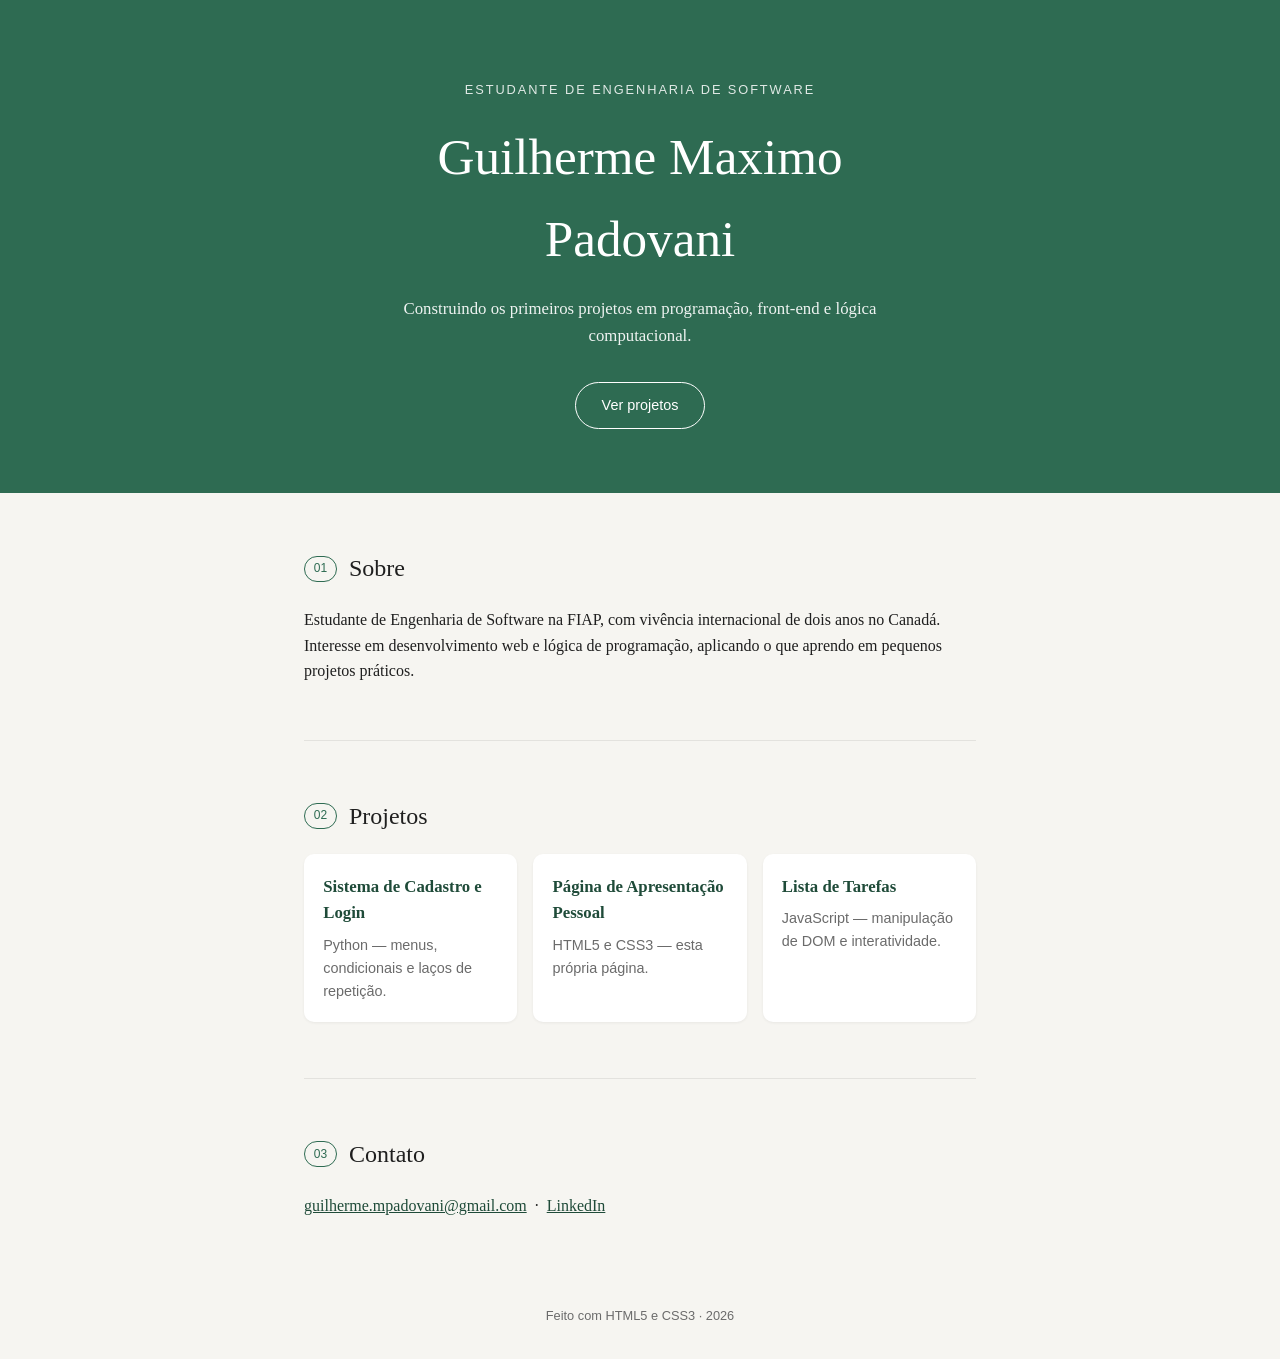
<file: html-css-pagina/index.html>
<!DOCTYPE html>
<html lang="pt-BR">
<head>
<meta charset="UTF-8">
<meta name="viewport" content="width=device-width, initial-scale=1.0">
<title>Guilherme Maximo Padovani — Portfólio</title>
<link rel="stylesheet" href="style.css">
</head>
<body>

  <header class="hero">
    <p class="eyebrow">Estudante de Engenharia de Software</p>
    <h1>Guilherme Maximo<br>Padovani</h1>
    <p class="tagline">Construindo os primeiros projetos em programação, front-end e lógica computacional.</p>
    <a class="cta" href="#projetos">Ver projetos</a>
  </header>

  <main>
    <section id="sobre" class="section">
      <h2><span class="tag">01</span> Sobre</h2>
      <p>
        Estudante de Engenharia de Software na FIAP, com vivência internacional de dois
        anos no Canadá. Interesse em desenvolvimento web e lógica de programação,
        aplicando o que aprendo em pequenos projetos práticos.
      </p>
    </section>

    <section id="projetos" class="section">
      <h2><span class="tag">02</span> Projetos</h2>
      <div class="cards">
        <article class="card">
          <h3>Sistema de Cadastro e Login</h3>
          <p>Python — menus, condicionais e laços de repetição.</p>
        </article>
        <article class="card">
          <h3>Página de Apresentação Pessoal</h3>
          <p>HTML5 e CSS3 — esta própria página.</p>
        </article>
        <article class="card">
          <h3>Lista de Tarefas</h3>
          <p>JavaScript — manipulação de DOM e interatividade.</p>
        </article>
      </div>
    </section>

    <section id="contato" class="section">
      <h2><span class="tag">03</span> Contato</h2>
      <p>
        <a href="mailto:guilherme.mpadovani@gmail.com">guilherme.mpadovani@gmail.com</a>
        &nbsp;·&nbsp;
        <a href="https://linkedin.com/in/guilherme-maximo-padovani-450983314" target="_blank" rel="noopener">LinkedIn</a>
      </p>
    </section>
  </main>

  <footer>
    <p>Feito com HTML5 e CSS3 · 2026</p>
  </footer>

</body>
</html>
</file>
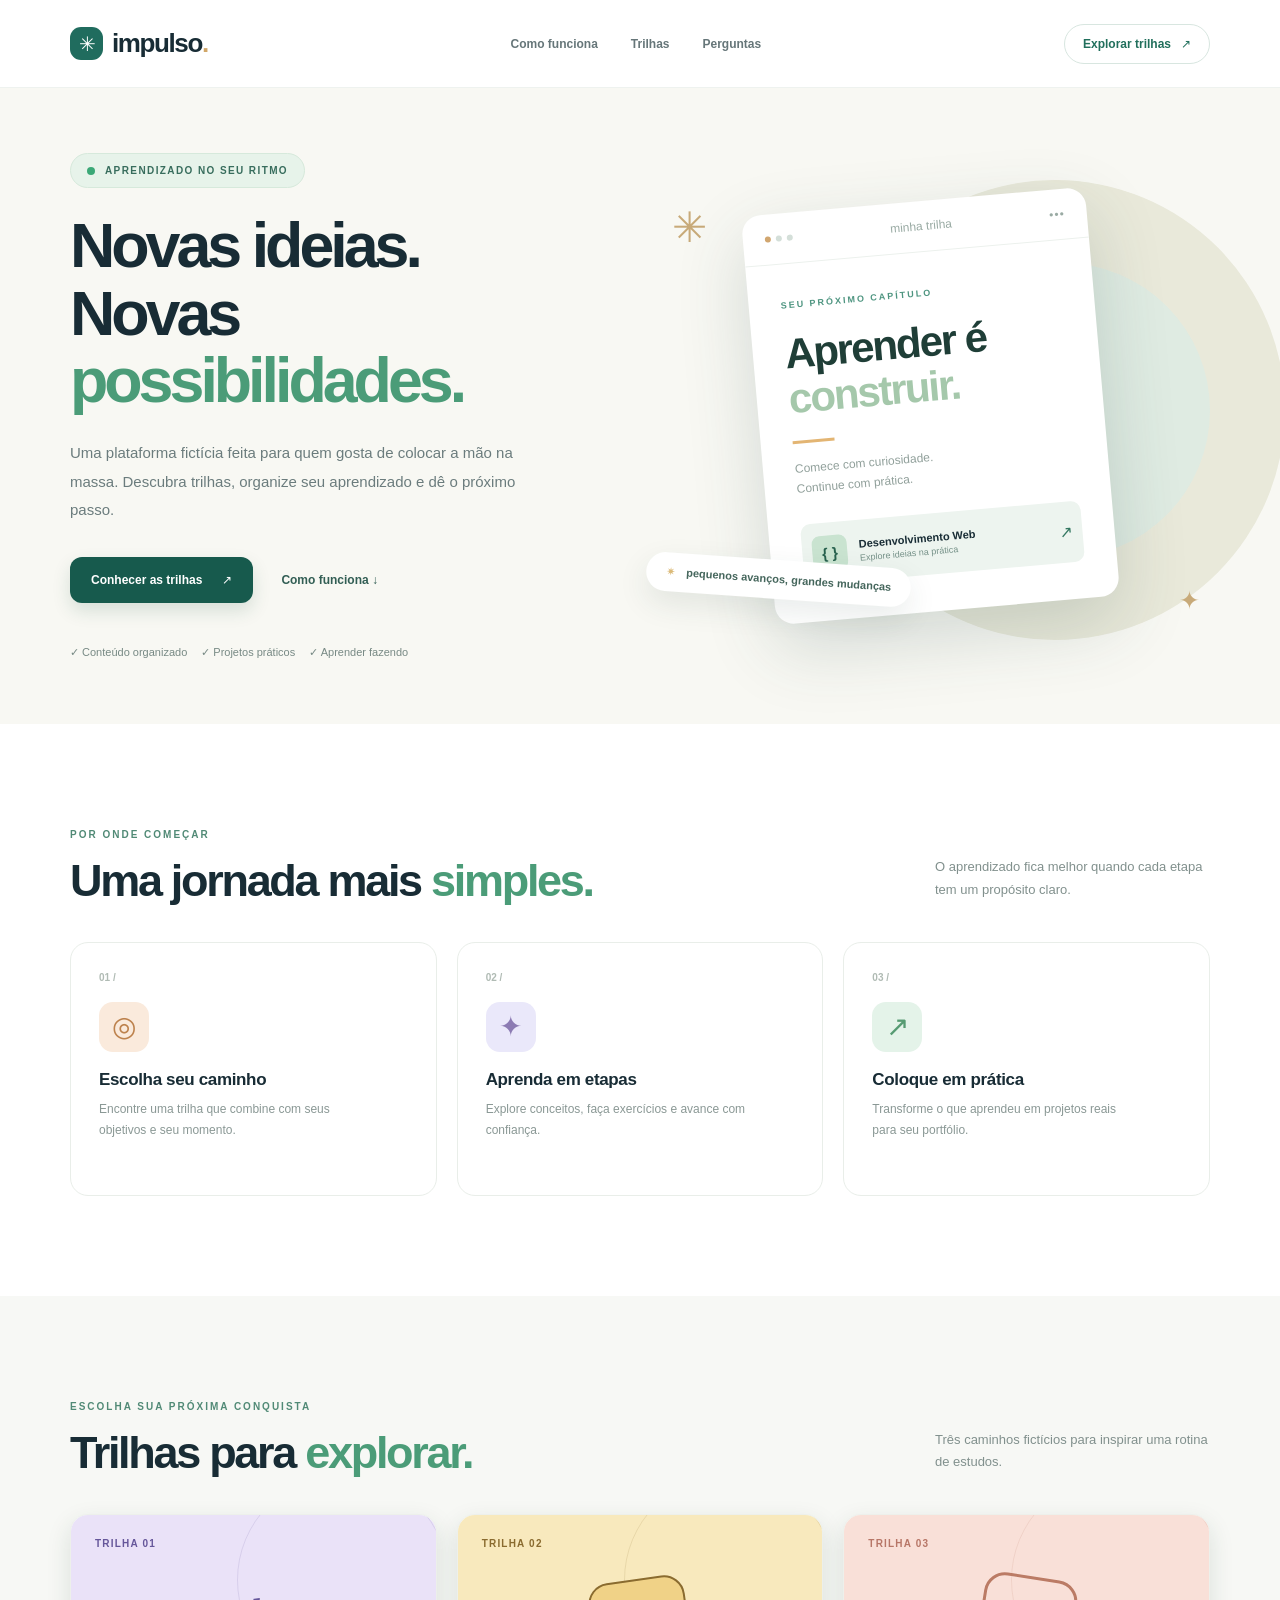
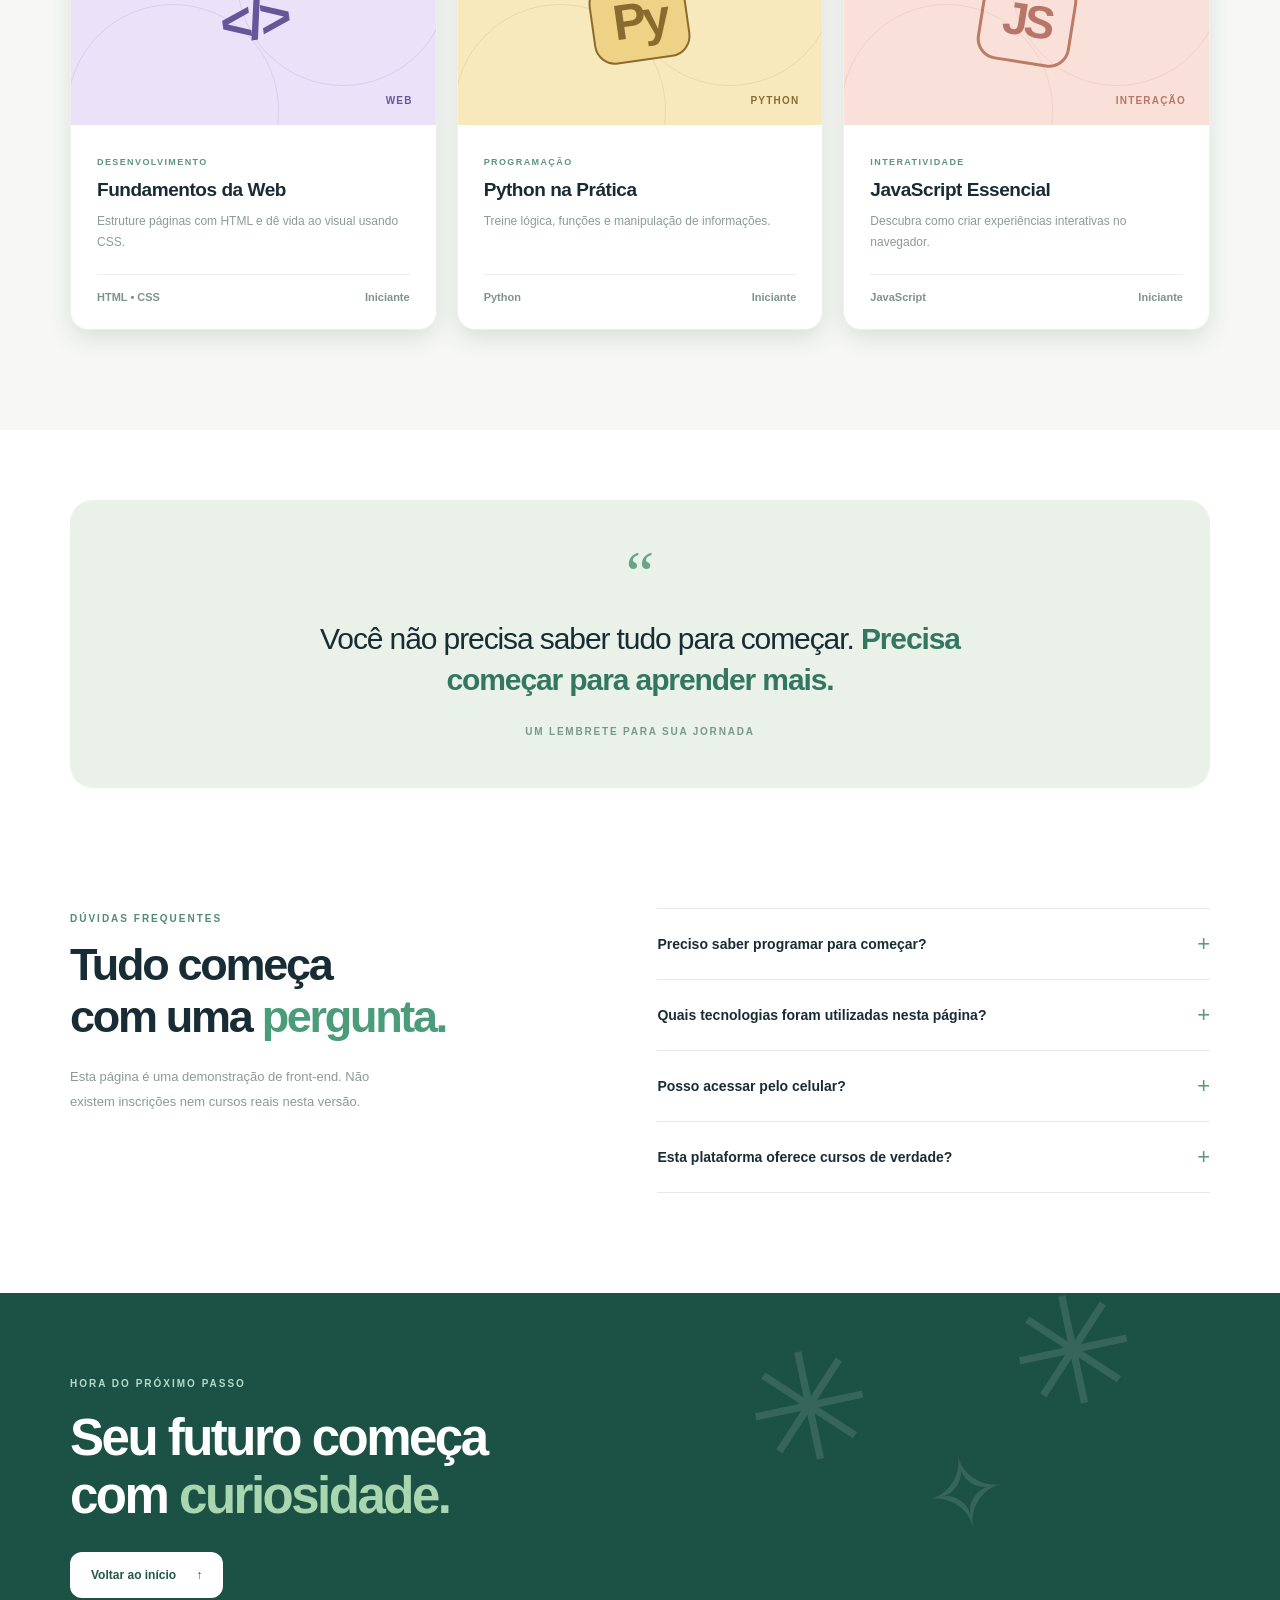
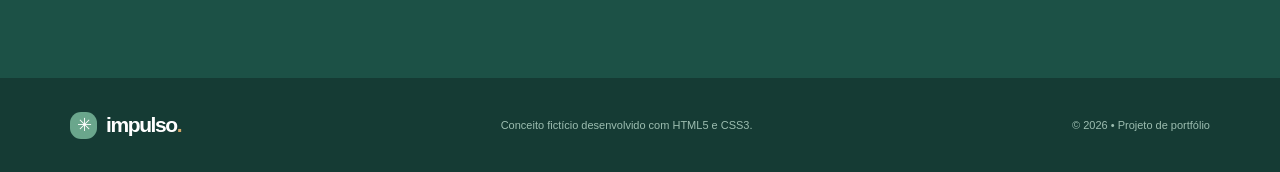
<file: impulso-html-css/index.html>
<!doctype html>
<html lang="pt-BR">
<head>
  <meta charset="utf-8">
  <meta name="viewport" content="width=device-width, initial-scale=1">
  <meta name="description" content="Landing page responsiva para uma plataforma fictícia de estudos, criada com HTML5 e CSS3.">
  <title>Impulso — Aprender muda tudo</title>
  <link rel="stylesheet" href="style.css">
</head>
<body>
  <a class="skip" href="#principal">Pular para o conteúdo</a>
  <header class="header" id="inicio">
    <div class="container nav">
      <a href="#inicio" class="logo" aria-label="Impulso, início"><span class="logo-icon" aria-hidden="true">✳</span>impulso<span class="logo-dot">.</span></a>
      <nav class="nav-links" aria-label="Navegação principal">
        <a href="#vantagens">Como funciona</a>
        <a href="#trilhas">Trilhas</a>
        <a href="#perguntas">Perguntas</a>
      </nav>
      <a href="#trilhas" class="nav-cta">Explorar trilhas <span aria-hidden="true">↗</span></a>
    </div>
  </header>
  <main id="principal">
    <section class="hero" aria-labelledby="titulo-hero">
      <div class="container hero-grid">
        <div class="hero-copy">
          <span class="chip"><span class="chip-dot" aria-hidden="true"></span> APRENDIZADO NO SEU RITMO</span>
          <h1 id="titulo-hero">Novas ideias.<br>Novas <span>possibilidades.</span></h1>
          <p>Uma plataforma fictícia feita para quem gosta de colocar a mão na massa. Descubra trilhas, organize seu aprendizado e dê o próximo passo.</p>
          <div class="hero-actions"><a class="button button-primary" href="#trilhas">Conhecer as trilhas <span aria-hidden="true">↗</span></a><a class="text-link" href="#vantagens">Como funciona <span aria-hidden="true">↓</span></a></div>
          <div class="hero-tags"><span>✓ Conteúdo organizado</span><span>✓ Projetos práticos</span><span>✓ Aprender fazendo</span></div>
        </div>
        <div class="hero-visual" aria-label="Ilustração em CSS de uma plataforma de estudos">
          <div class="orb orb-one"></div><div class="orb orb-two"></div>
          <div class="spark spark-one">✳</div><div class="spark spark-two">✦</div>
          <div class="hero-board">
            <div class="board-top"><div class="dots" aria-hidden="true"><i></i><i></i><i></i></div><span>minha trilha</span><span class="board-more" aria-hidden="true">•••</span></div>
            <div class="board-body"><span class="board-eyebrow">SEU PRÓXIMO CAPÍTULO</span><h2>Aprender é<br><em>construir.</em></h2><div class="board-rule"></div><p>Comece com curiosidade.<br>Continue com prática.</p><div class="board-course"><div class="course-icon" aria-hidden="true">{ }</div><div><strong>Desenvolvimento Web</strong><span>Explore ideias na prática</span></div><span class="course-arrow" aria-hidden="true">↗</span></div></div>
          </div>
          <div class="floating-pill"><span aria-hidden="true">✷</span> pequenos avanços, grandes mudanças</div>
        </div>
      </div>
    </section>

    <section class="benefits section" id="vantagens" aria-labelledby="vantagens-titulo">
      <div class="container"><div class="section-head"><div><span class="section-kicker">POR ONDE COMEÇAR</span><h2 id="vantagens-titulo">Uma jornada mais <em>simples.</em></h2></div><p>O aprendizado fica melhor quando cada etapa tem um propósito claro.</p></div>
        <div class="benefit-grid">
          <article class="benefit"><span class="benefit-number">01 /</span><div class="benefit-icon icon-peach" aria-hidden="true">◎</div><h3>Escolha seu caminho</h3><p>Encontre uma trilha que combine com seus objetivos e seu momento.</p></article>
          <article class="benefit"><span class="benefit-number">02 /</span><div class="benefit-icon icon-lavender" aria-hidden="true">✦</div><h3>Aprenda em etapas</h3><p>Explore conceitos, faça exercícios e avance com confiança.</p></article>
          <article class="benefit"><span class="benefit-number">03 /</span><div class="benefit-icon icon-mint" aria-hidden="true">↗</div><h3>Coloque em prática</h3><p>Transforme o que aprendeu em projetos reais para seu portfólio.</p></article>
        </div>
      </div>
    </section>

    <section class="courses section" id="trilhas" aria-labelledby="trilhas-titulo"><div class="container">
      <div class="section-head section-head-courses"><div><span class="section-kicker">ESCOLHA SUA PRÓXIMA CONQUISTA</span><h2 id="trilhas-titulo">Trilhas para <em>explorar.</em></h2></div><p>Três caminhos fictícios para inspirar uma rotina de estudos.</p></div>
      <div class="courses-grid">
        <article class="course-card"><div class="course-cover cover-purple"><span class="cover-corner">TRILHA 01</span><div class="symbol code-symbol" aria-hidden="true">&lt;/&gt;</div><span class="cover-bottom">WEB</span></div><div class="course-info"><span class="course-category">DESENVOLVIMENTO</span><h3>Fundamentos da Web</h3><p>Estruture páginas com HTML e dê vida ao visual usando CSS.</p><div class="course-detail"><span>HTML • CSS</span><span>Iniciante</span></div></div></article>
        <article class="course-card"><div class="course-cover cover-yellow"><span class="cover-corner">TRILHA 02</span><div class="symbol python-symbol" aria-hidden="true">Py</div><span class="cover-bottom">PYTHON</span></div><div class="course-info"><span class="course-category">PROGRAMAÇÃO</span><h3>Python na Prática</h3><p>Treine lógica, funções e manipulação de informações.</p><div class="course-detail"><span>Python</span><span>Iniciante</span></div></div></article>
        <article class="course-card"><div class="course-cover cover-pink"><span class="cover-corner">TRILHA 03</span><div class="symbol js-symbol" aria-hidden="true">JS</div><span class="cover-bottom">INTERAÇÃO</span></div><div class="course-info"><span class="course-category">INTERATIVIDADE</span><h3>JavaScript Essencial</h3><p>Descubra como criar experiências interativas no navegador.</p><div class="course-detail"><span>JavaScript</span><span>Iniciante</span></div></div></article>
      </div>
    </div></section>

    <section class="quote-section section"><div class="container"><div class="quote-card"><span class="quote-symbol" aria-hidden="true">“</span><p>Você não precisa saber tudo para começar. <strong>Precisa começar para aprender mais.</strong></p><span class="quote-tag">UM LEMBRETE PARA SUA JORNADA</span></div></div></section>

    <section class="faq section" id="perguntas" aria-labelledby="faq-titulo"><div class="container faq-grid"><div><span class="section-kicker">DÚVIDAS FREQUENTES</span><h2 id="faq-titulo">Tudo começa<br>com uma <em>pergunta.</em></h2><p class="faq-intro">Esta página é uma demonstração de front-end. Não existem inscrições nem cursos reais nesta versão.</p></div><div class="accordion"><details><summary>Preciso saber programar para começar? <span aria-hidden="true">+</span></summary><p>Não. As trilhas fictícias ilustram conteúdos introdutórios e caminhos possíveis de aprendizado.</p></details><details><summary>Quais tecnologias foram utilizadas nesta página? <span aria-hidden="true">+</span></summary><p>A página foi construída apenas com HTML5 e CSS3. Os itens expansíveis usam o elemento HTML nativo <code>details</code>.</p></details><details><summary>Posso acessar pelo celular? <span aria-hidden="true">+</span></summary><p>Sim. A interface se adapta a telas pequenas com Grid, Flexbox e media queries.</p></details><details><summary>Esta plataforma oferece cursos de verdade? <span aria-hidden="true">+</span></summary><p>Não. Esta é uma landing page fictícia criada como projeto de portfólio.</p></details></div></div></section>

    <section class="last-cta"><div class="container"><div class="cta-content"><span class="cta-kicker">HORA DO PRÓXIMO PASSO</span><h2>Seu futuro começa<br>com <em>curiosidade.</em></h2><a class="button button-light" href="#inicio">Voltar ao início <span aria-hidden="true">↑</span></a></div><div class="cta-decoration" aria-hidden="true"><span>✳</span><span>✧</span><span>✳</span></div></div></section>
  </main>
  <footer class="footer"><div class="container footer-inner"><a href="#inicio" class="logo logo-footer"><span class="logo-icon" aria-hidden="true">✳</span>impulso<span class="logo-dot">.</span></a><p>Conceito fictício desenvolvido com HTML5 e CSS3.</p><span>© 2026 • Projeto de portfólio</span></div></footer>
</body>
</html>
</file>
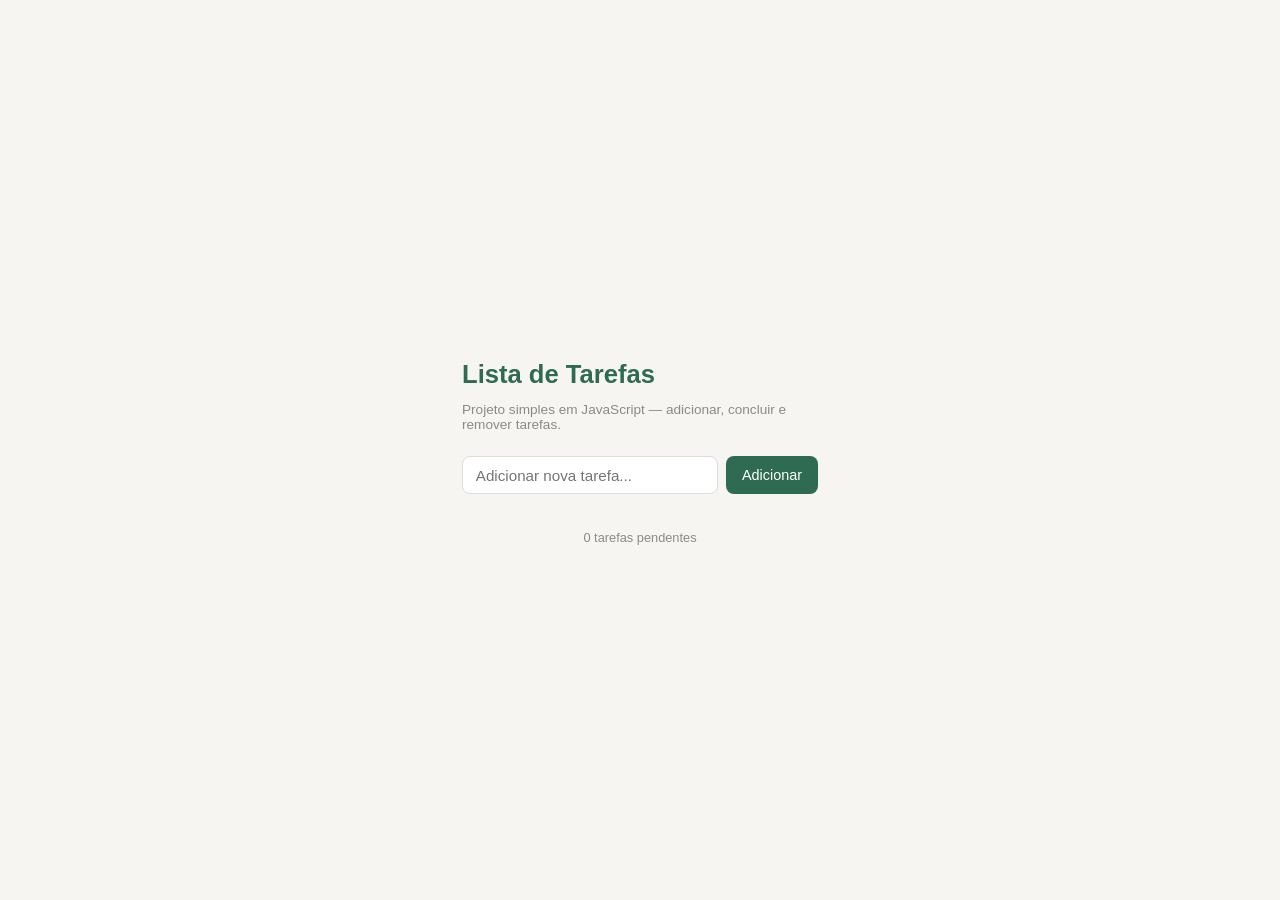
<file: js-lista-tarefas/index.html>
<!DOCTYPE html>
<html lang="pt-BR">
<head>
<meta charset="UTF-8">
<meta name="viewport" content="width=device-width, initial-scale=1.0">
<title>Lista de Tarefas — JavaScript</title>
<link rel="stylesheet" href="style.css">
</head>
<body>

  <main class="app">
    <h1>Lista de Tarefas</h1>
    <p class="subtitle">Projeto simples em JavaScript — adicionar, concluir e remover tarefas.</p>

    <form id="form-tarefa">
      <input type="text" id="input-tarefa" placeholder="Adicionar nova tarefa..." autocomplete="off" required>
      <button type="submit">Adicionar</button>
    </form>

    <ul id="lista-tarefas"></ul>

    <p id="contador" class="contador">0 tarefas pendentes</p>
  </main>

  <script src="script.js"></script>
</body>
</html>
</file>
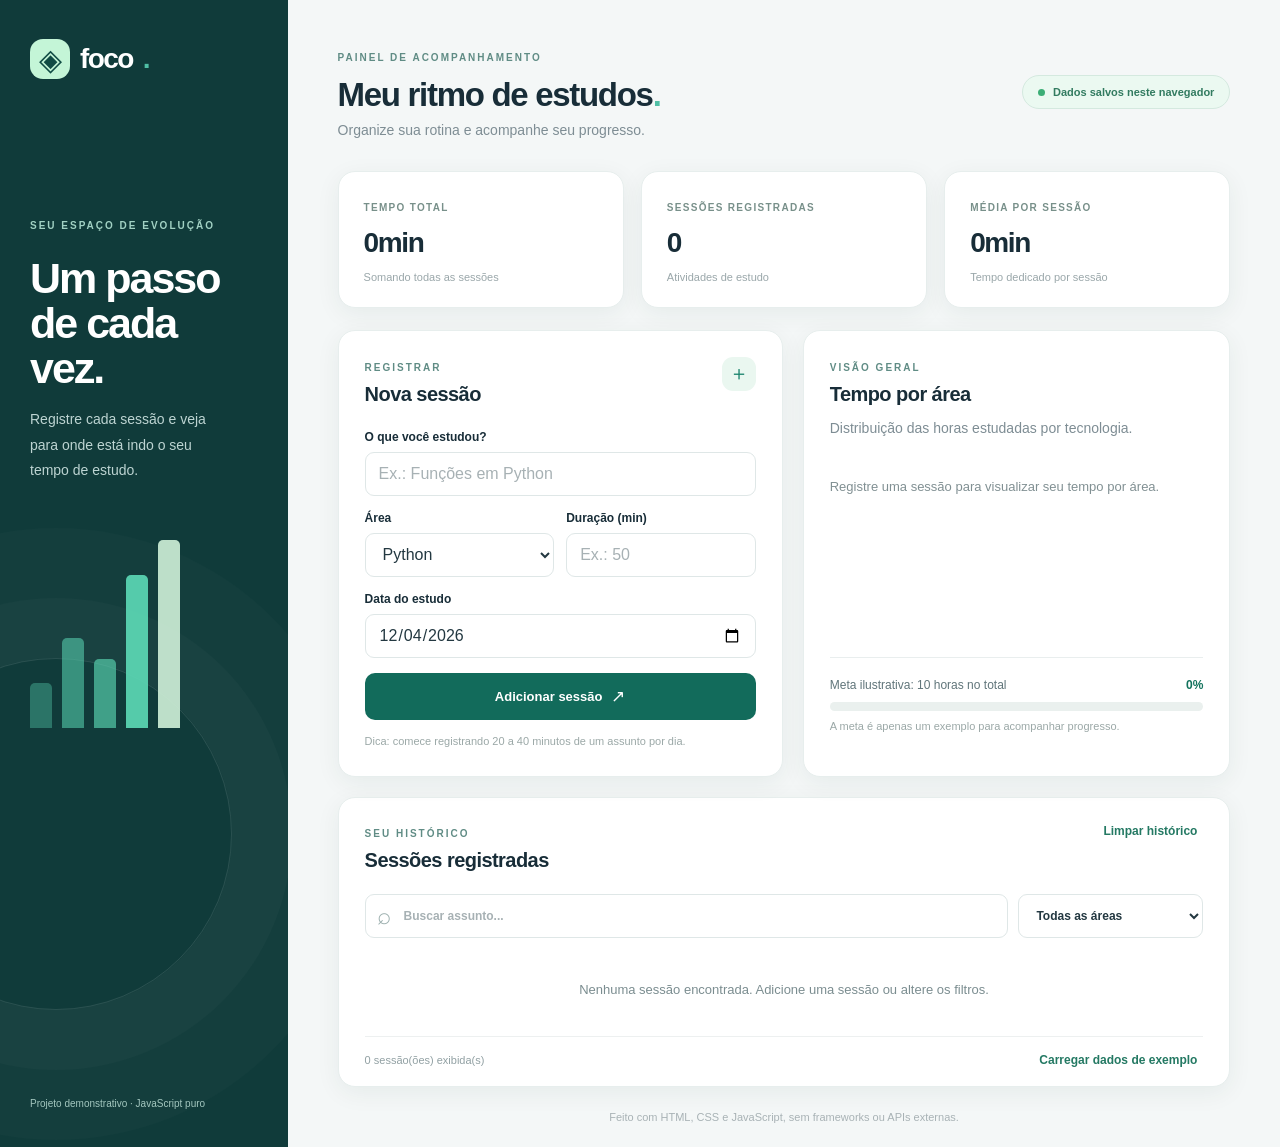
<file: painel-estudos-javascript/index.html>
<!doctype html>
<html lang="pt-BR">
<head>
  <meta charset="utf-8">
  <meta name="viewport" content="width=device-width, initial-scale=1">
  <meta name="description" content="Painel interativo para organizar sessões de estudo e acompanhar horas estudadas.">
  <title>Foco | Meu painel de estudos</title>
  <link rel="stylesheet" href="style.css">
  <script src="script.js" defer></script>
</head>
<body>
  <div class="layout">
    <aside class="sidebar" aria-label="Informações do painel">
      <a class="brand" href="#inicio"><span class="brand-mark" aria-hidden="true">◈</span> foco<span class="brand-period">.</span></a>
      <div class="sidebar-note">
        <span class="eyebrow">SEU ESPAÇO DE EVOLUÇÃO</span>
        <h2>Um passo<br>de cada vez.</h2>
        <p>Registre cada sessão e veja para onde está indo o seu tempo de estudo.</p>
        <div class="note-art" aria-hidden="true"><span></span><span></span><span></span><span></span><span></span><span></span></div>
      </div>
      <p class="sidebar-footer">Projeto demonstrativo · JavaScript puro</p>
    </aside>

    <main id="inicio" class="content">
      <header class="topbar">
        <div><span class="eyebrow eyebrow-dark">PAINEL DE ACOMPANHAMENTO</span><h1>Meu ritmo de estudos<span class="dot">.</span></h1><p class="subtitle">Organize sua rotina e acompanhe seu progresso.</p></div>
        <span class="status"><span class="status-dot" aria-hidden="true"></span> Dados salvos neste navegador</span>
      </header>

      <section class="stats" aria-label="Indicadores dos estudos">
        <article class="stat"><span class="stat-label">TEMPO TOTAL</span><div class="stat-value" id="total-tempo">0h 00min</div><span class="stat-sub">Somando todas as sessões</span></article>
        <article class="stat"><span class="stat-label">SESSÕES REGISTRADAS</span><div class="stat-value" id="total-sessoes">0</div><span class="stat-sub">Atividades de estudo</span></article>
        <article class="stat"><span class="stat-label">MÉDIA POR SESSÃO</span><div class="stat-value" id="media-sessao">0min</div><span class="stat-sub">Tempo dedicado por sessão</span></article>
      </section>

      <div class="workspace">
        <section class="panel form-panel" aria-labelledby="titulo-adicionar">
          <div class="panel-heading"><div><span class="eyebrow eyebrow-dark">REGISTRAR</span><h2 id="titulo-adicionar">Nova sessão</h2></div><span class="panel-icon" aria-hidden="true">＋</span></div>
          <form id="form-sessao" novalidate>
            <label for="assunto">O que você estudou?</label>
            <input id="assunto" name="assunto" placeholder="Ex.: Funções em Python" maxlength="70" required>
            <div class="form-grid">
              <div><label for="materia">Área</label><select id="materia" name="materia"><option>Python</option><option>JavaScript</option><option>HTML e CSS</option><option>Outros</option></select></div>
              <div><label for="minutos">Duração (min)</label><input id="minutos" name="minutos" type="number" min="1" max="600" step="1" placeholder="Ex.: 50" required></div>
            </div>
            <label for="data">Data do estudo</label>
            <input id="data" name="data" type="date" required>
            <p id="mensagem-form" class="form-message" role="alert" aria-live="polite"></p>
            <button class="primary-btn" type="submit">Adicionar sessão <span aria-hidden="true">↗</span></button>
          </form>
          <p class="form-caption">Dica: comece registrando 20 a 40 minutos de um assunto por dia.</p>
        </section>

        <section class="panel graph-panel" aria-labelledby="titulo-areas">
          <div class="panel-heading"><div><span class="eyebrow eyebrow-dark">VISÃO GERAL</span><h2 id="titulo-areas">Tempo por área</h2></div></div>
          <p class="graph-description">Distribuição das horas estudadas por tecnologia.</p>
          <div id="grafico" class="chart-list" aria-live="polite"></div>
          <div class="goal"><div class="goal-label"><span>Meta ilustrativa: 10 horas no total</span><strong id="meta-texto">0%</strong></div><div class="goal-track"><div id="meta-barra" class="goal-fill"></div></div><span class="goal-help">A meta é apenas um exemplo para acompanhar progresso.</span></div>
        </section>
      </div>

      <section class="panel history-panel" aria-labelledby="titulo-historico">
        <div class="history-heading"><div><span class="eyebrow eyebrow-dark">SEU HISTÓRICO</span><h2 id="titulo-historico">Sessões registradas</h2></div><button id="limpar-tudo" class="text-btn" type="button">Limpar histórico</button></div>
        <div class="filters"><label class="search-box"><span class="visually-hidden">Pesquisar sessões</span><span aria-hidden="true">⌕</span><input id="busca" type="search" placeholder="Buscar assunto..."></label><label class="filter-box"><span class="visually-hidden">Filtrar por área</span><select id="filtro-area"><option value="Todas">Todas as áreas</option><option>Python</option><option>JavaScript</option><option>HTML e CSS</option><option>Outros</option></select></label></div>
        <ul id="lista-sessoes" class="sessions" aria-live="polite"></ul>
        <p id="vazio" class="empty" hidden>Nenhuma sessão encontrada. Adicione uma sessão ou altere os filtros.</p>
        <div class="history-footer"><span id="contador-lista">0 sessões exibidas</span><button id="carregar-exemplos" class="text-btn" type="button">Carregar dados de exemplo</button></div>
      </section>
      <footer class="page-footer">Feito com HTML, CSS e JavaScript, sem frameworks ou APIs externas.</footer>
    </main>
  </div>
</body>
</html>
</file>
<file: html-css-pagina/style.css>
:root {
  --green: #2E6B52;
  --green-dark: #1F4B39;
  --cream: #F6F5F1;
  --ink: #1F1F1F;
  --gray: #6B6B6B;
}

* { box-sizing: border-box; margin: 0; padding: 0; }

body {
  font-family: "Georgia", "Times New Roman", serif;
  background: var(--cream);
  color: var(--ink);
  line-height: 1.6;
}

.hero {
  padding: 5rem 1.5rem 4rem;
  text-align: center;
  background: var(--green);
  color: white;
}

.eyebrow {
  text-transform: uppercase;
  letter-spacing: 0.15em;
  font-size: 0.8rem;
  font-family: "Helvetica Neue", Arial, sans-serif;
  opacity: 0.85;
  margin-bottom: 1rem;
}

.hero h1 {
  font-size: clamp(2rem, 5vw, 3.2rem);
  font-weight: 400;
  margin-bottom: 1rem;
}

.tagline {
  max-width: 32rem;
  margin: 0 auto 2rem;
  font-size: 1.05rem;
  opacity: 0.92;
}

.cta {
  display: inline-block;
  padding: 0.7rem 1.6rem;
  border: 1px solid white;
  border-radius: 999px;
  color: white;
  text-decoration: none;
  font-family: "Helvetica Neue", Arial, sans-serif;
  font-size: 0.9rem;
  transition: background 0.2s ease, color 0.2s ease;
}

.cta:hover {
  background: white;
  color: var(--green-dark);
}

main {
  max-width: 720px;
  margin: 0 auto;
  padding: 0 1.5rem;
}

.section {
  padding: 3.5rem 0;
  border-bottom: 1px solid rgba(0,0,0,0.08);
}

.section:last-child { border-bottom: none; }

.section h2 {
  font-weight: 400;
  font-size: 1.5rem;
  display: flex;
  align-items: center;
  gap: 0.75rem;
  margin-bottom: 1.2rem;
}

.tag {
  font-family: "Helvetica Neue", Arial, sans-serif;
  font-size: 0.75rem;
  color: var(--green);
  border: 1px solid var(--green);
  border-radius: 999px;
  padding: 0.15rem 0.55rem;
}

.cards {
  display: grid;
  grid-template-columns: repeat(auto-fit, minmax(180px, 1fr));
  gap: 1rem;
}

.card {
  background: white;
  border-radius: 10px;
  padding: 1.2rem;
  box-shadow: 0 1px 3px rgba(0,0,0,0.06);
}

.card h3 {
  font-size: 1.05rem;
  font-weight: 600;
  margin-bottom: 0.4rem;
  color: var(--green-dark);
}

.card p {
  font-family: "Helvetica Neue", Arial, sans-serif;
  font-size: 0.9rem;
  color: var(--gray);
}

a { color: var(--green-dark); }

footer {
  text-align: center;
  padding: 2rem 1rem;
  font-family: "Helvetica Neue", Arial, sans-serif;
  font-size: 0.8rem;
  color: var(--gray);
}
</file>
<file: impulso-html-css/style.css>
:root{--ink:#182c35;--muted:#64757a;--green:#206c5e;--mint:#e2f6ed;--cream:#faf9f5;--line:#e9ece8;font-family:Inter,Arial,Helvetica,sans-serif;font-synthesis:none}*{box-sizing:border-box}html{scroll-behavior:smooth}body{margin:0;color:var(--ink);background:#fff}a{color:inherit;text-decoration:none}.container{width:min(1140px,calc(100% - 64px));margin:0 auto}.skip{position:absolute;left:12px;top:-100px;z-index:20;background:#fff;padding:12px}.skip:focus{top:12px}.header{height:88px;display:flex;align-items:center;border-bottom:1px solid #eef2ef;background:#fff}.nav{display:flex;align-items:center;justify-content:space-between;gap:30px}.logo{font-size:26px;font-weight:850;letter-spacing:-1.4px;display:inline-flex;align-items:center;gap:9px}.logo-icon{background:var(--green);color:white;border-radius:11px;font-size:20px;font-weight:400;width:33px;height:33px;display:grid;place-items:center}.logo-dot{color:#d1a768;margin-left:-9px}.nav-links{display:flex;gap:33px;font-size:12px;font-weight:700;color:#667679}.nav-links a:hover,.text-link:hover{color:var(--green)}.nav-cta{display:inline-flex;align-items:center;gap:10px;font-size:12px;font-weight:800;border:1px solid #d8e6e0;padding:12px 18px;border-radius:50px;color:#216f5c}.nav-cta:hover{background:#eff7f2}.hero{background:#f8f8f3;overflow:hidden}.hero-grid{display:grid;grid-template-columns:1fr 1fr;align-items:center;min-height:610px;gap:20px}.hero-copy{position:relative;z-index:1;padding:65px 0}.chip{display:inline-flex;align-items:center;gap:10px;color:#386d5d;background:#e7f3ea;border:1px solid #d6e9db;border-radius:50px;padding:11px 16px;font-size:10px;letter-spacing:1.4px;font-weight:800}.chip-dot{height:8px;width:8px;background:#3ba877;border-radius:50%}.hero h1{font-size:clamp(45px,4.9vw,73px);line-height:1.08;letter-spacing:-4px;font-weight:820;margin:24px 0 24px}.hero h1 span,.section h2 em,.cta-content h2 em{font-style:normal;color:#4b9c78}.hero-copy>p{font-size:15px;line-height:1.9;color:#6b7c7d;max-width:460px;margin:0}.hero-actions{display:flex;align-items:center;gap:28px;margin-top:32px}.button{display:inline-flex;justify-content:center;align-items:center;gap:20px;padding:16px 21px;border-radius:12px;font-size:12px;font-weight:800;white-space:nowrap}.button-primary{background:#175a4d;color:white;box-shadow:0 8px 18px #13544025}.button-primary:hover{background:#10483e}.text-link{font-size:12px;font-weight:750;color:#325e54}.hero-tags{display:flex;flex-wrap:wrap;gap:14px;margin-top:43px;color:#778984;font-size:11px}.hero-tags span{white-space:nowrap}.hero-visual{position:relative;height:515px;display:grid;place-items:center}.orb{position:absolute;border-radius:50%}.orb-one{height:460px;width:460px;background:#e9e9da;right:-75px;top:32px}.orb-two{height:295px;width:295px;background:#dfebe2;right:0;top:115px}.spark{position:absolute;font-size:42px;color:#c8aa79}.spark-one{top:55px;left:22px}.spark-two{right:10px;bottom:48px;font-size:25px}.hero-board{width:345px;height:410px;background:#fff;box-shadow:0 25px 70px #31514b30;transform:rotate(-5deg);border-radius:19px;z-index:1;overflow:hidden}.board-top{display:flex;align-items:center;justify-content:space-between;gap:15px;padding:18px 22px;border-bottom:1px solid #ecf1ed;color:#9aaba4;font-size:12px}.dots{display:flex;gap:5px}.dots i{display:block;width:6px;height:6px;border-radius:50%;background:#d4dfd9}.dots i:first-child{background:#d1a66f}.board-more{letter-spacing:1px}.board-body{padding:30px 32px}.board-eyebrow{font-size:9px;font-weight:800;letter-spacing:2px;color:#4e9580}.board-body h2{font-size:42px;line-height:1.08;letter-spacing:-2px;margin:19px 0;color:#1f3e37}.board-body h2 em{font-style:normal;color:#a5c8ab}.board-rule{width:42px;height:3px;background:#e3b573;margin-bottom:15px}.board-body p{font-size:12px;line-height:1.7;color:#91a09b}.board-course{display:flex;align-items:center;gap:12px;padding:13px 10px;background:#edf4ef;border-radius:10px;margin-top:25px}.course-icon{width:35px;height:35px;border-radius:8px;background:#c9e3d0;color:#28614e;display:grid;place-items:center;font-weight:800;font-size:15px}.board-course strong,.board-course span:not(.course-arrow){display:block}.board-course strong{font-size:11px}.board-course span:not(.course-arrow){font-size:9px;margin-top:3px;color:#759188}.course-arrow{margin-left:auto;color:#337761}.floating-pill{position:absolute;left:-4px;bottom:64px;background:white;color:#45665c;padding:13px 20px;border-radius:40px;box-shadow:0 12px 30px #2540371a;font-size:11px;font-weight:700;z-index:2;transform:rotate(4deg)}.floating-pill span{color:#dbba78;margin-right:8px}.section{padding:100px 0}.section-kicker{font-weight:850;font-size:10px;letter-spacing:2px;color:#518a76}.section-head{display:flex;align-items:end;justify-content:space-between;gap:60px;margin-bottom:35px}.section-head h2,.faq h2{font-size:45px;letter-spacing:-2.3px;line-height:1.16;margin:13px 0 0}.section-head>p{font-size:13px;color:#81908d;max-width:275px;line-height:1.75;margin:0 0 5px}.benefit-grid{display:grid;grid-template-columns:repeat(3,1fr);gap:20px}.benefit{border:1px solid #e9eee9;border-radius:18px;padding:24px 28px 30px;min-height:254px}.benefit-number{font-size:10px;font-weight:850;color:#b0bbb4}.benefit-icon{display:grid;place-items:center;height:50px;width:50px;border-radius:14px;margin:17px 0 18px;font-size:28px}.icon-peach{background:#faeadc;color:#bd824d}.icon-lavender{background:#eae8fa;color:#8c7bb3}.icon-mint{background:#e4f3e9;color:#569b72}.benefit h3{font-size:17px;margin:0 0 9px;letter-spacing:-.35px}.benefit p{font-size:12px;line-height:1.8;color:#8a9895;margin:0;max-width:260px}.courses{background:#f7f8f5}.courses-grid{display:grid;grid-template-columns:repeat(3,1fr);gap:20px}.course-card{background:white;border:1px solid #edf0eb;border-radius:18px;overflow:hidden;box-shadow:0 9px 25px #1a3d3120}.course-cover{height:210px;display:flex;align-items:center;justify-content:center;position:relative;overflow:hidden}.cover-purple{background:#eae2f8;color:#65569a}.cover-yellow{background:#f8e9bd;color:#8a6b2f}.cover-pink{background:#f9e0d8;color:#b77667}.course-cover:before,.course-cover:after{content:"";position:absolute;border-radius:50%;width:210px;height:210px;border:1px solid currentColor;opacity:.14}.course-cover:before{transform:translate(90px,-40px)}.course-cover:after{transform:translate(-80px,90px)}.cover-corner,.cover-bottom{position:absolute;font-size:10px;font-weight:850;letter-spacing:1.2px}.cover-corner{top:23px;left:24px}.cover-bottom{bottom:19px;right:23px}.symbol{font-size:55px;font-weight:850;letter-spacing:-4px;transform:rotate(-8deg);z-index:1}.python-symbol{background:#f0d287;border:2px solid #8a6b2f;border-radius:21px;padding:10px 20px;font-size:50px}.js-symbol{border:3px solid #bb7b65;border-radius:21px;padding:14px 20px;font-size:46px;transform:rotate(9deg)}.course-info{padding:26px}.course-category{color:#609481;font-weight:850;font-size:9px;letter-spacing:1.4px}.course-info h3{font-size:19px;margin:10px 0;letter-spacing:-.45px}.course-info p{font-size:12px;color:#8e9a98;line-height:1.75;min-height:43px;margin:0}.course-detail{display:flex;justify-content:space-between;border-top:1px solid #edf1ec;padding-top:16px;margin-top:20px;color:#7e938c;font-size:11px;font-weight:700}.quote-section{padding:70px 0}.quote-card{background:#e9f1e8;border-radius:23px;text-align:center;padding:56px 45px 49px}.quote-symbol{font-size:64px;line-height:36px;color:#69a487;font-family:Georgia,serif}.quote-card p{font-size:30px;letter-spacing:-1.1px;line-height:1.35;max-width:650px;margin:20px auto 21px}.quote-card strong{color:#337760;font-weight:800}.quote-tag{font-size:10px;letter-spacing:1.8px;font-weight:800;color:#779a86}.faq{padding:50px 0 100px}.faq-grid{display:grid;grid-template-columns:1fr 1.1fr;gap:85px}.faq-intro{font-size:13px;line-height:1.85;color:#8b9a94;max-width:340px;margin-top:22px}.accordion details{border-bottom:1px solid #e4e9e5;padding:22px 0}.accordion details:first-child{border-top:1px solid #e4e9e5}.accordion summary{list-style:none;font-size:14px;font-weight:800;cursor:pointer;display:flex;justify-content:space-between;align-items:center;gap:15px}.accordion summary::-webkit-details-marker{display:none}.accordion summary span{font-size:22px;color:#5a9a7b;font-weight:400}.accordion details[open] summary span{transform:rotate(45deg)}.accordion p{font-size:12px;line-height:1.8;color:#8b9b95;margin:14px 25px 2px 0}.last-cta{background:#1c5146;color:#fff;overflow:hidden}.last-cta .container{position:relative}.cta-content{position:relative;z-index:1;padding:80px 0}.cta-kicker{color:#b3dbca;font-size:10px;letter-spacing:2px;font-weight:850}.cta-content h2{font-size:51px;letter-spacing:-2.5px;line-height:1.13;margin:18px 0 28px}.cta-content h2 em{color:#a8d6ae}.button-light{color:#22584a;background:#fff}.button-light:hover{background:#d9f3e1}.cta-decoration{position:absolute;font-size:150px;color:#ffffff1e;right:70px;top:0;display:flex;gap:30px;transform:rotate(-12deg)}.cta-decoration span:nth-child(2){font-size:100px;transform:translateY(145px)}.footer{background:#153b34;color:white}.footer-inner{padding:30px 0;display:flex;justify-content:space-between;gap:20px;align-items:center}.logo-footer{font-size:21px}.logo-footer .logo-icon{width:27px;height:27px;font-size:18px;background:#6aa68c}.footer p,.footer-inner>span{font-size:11px;color:#9cbdb0}.footer-inner>span{white-space:nowrap}
@media(max-width:960px){.hero h1{font-size:52px;letter-spacing:-2.7px}.hero-board{transform:rotate(-5deg) scale(.86)}.floating-pill{left:-30px}.hero-tags{gap:8px}.faq-grid{gap:40px}.section-head h2,.faq h2{font-size:39px}}
@media(max-width:760px){.container{width:min(100% - 34px,600px)}.header{height:74px}.logo{font-size:22px}.nav-links{gap:13px}.nav-links a{font-size:11px}.nav-cta{display:none}.hero-grid{grid-template-columns:1fr;min-height:0;gap:0}.hero-copy{padding:64px 0 16px}.hero h1{font-size:clamp(41px,10vw,62px)}.hero-visual{height:415px}.orb-one{height:340px;width:340px;right:15px;top:20px}.orb-two{height:240px;width:240px;right:50px;top:78px}.hero-board{transform:rotate(-5deg) scale(.76)}.floating-pill{bottom:37px;left:4%}.section{padding:65px 0}.section-head{display:block}.section-head>p{margin-top:17px}.benefit-grid{grid-template-columns:1fr}.benefit{min-height:0}.courses-grid{grid-template-columns:1fr}.course-cover{height:195px}.course-info p{min-height:0}.quote-card{padding:43px 20px}.quote-card p{font-size:24px}.faq-grid{grid-template-columns:1fr;gap:21px}.faq{padding:40px 0 70px}.cta-content{padding:63px 0}.cta-content h2{font-size:42px}.cta-decoration{right:0;opacity:.45}.footer-inner{flex-wrap:wrap;align-items:start}.footer p{width:100%;order:3;margin:0}}
@media(max-width:440px){.nav-links{gap:12px}.nav-links a{font-size:10px}.nav-links a:nth-child(1){display:none}.hero-copy{padding-top:48px}.hero h1{letter-spacing:-2px}.hero-actions{gap:13px;flex-wrap:wrap}.hero-tags{font-size:10px}.hero-visual{height:390px}.hero-board{transform:rotate(-5deg) scale(.67)}.floating-pill{font-size:10px;left:-1%;bottom:28px}.section-head h2,.faq h2{font-size:34px;letter-spacing:-1.4px}.quote-card p{font-size:22px}}
</file>
<file: js-lista-tarefas/style.css>
:root {
  --green: #2E6B52;
  --cream: #F6F5F1;
  --ink: #1F1F1F;
  --gray: #8A8A8A;
}

* { box-sizing: border-box; }

body {
  margin: 0;
  min-height: 100vh;
  display: flex;
  align-items: center;
  justify-content: center;
  background: var(--cream);
  font-family: "Helvetica Neue", Arial, sans-serif;
  color: var(--ink);
}

.app {
  width: 100%;
  max-width: 420px;
  padding: 2rem;
}

h1 {
  font-size: 1.6rem;
  margin-bottom: 0.3rem;
  color: var(--green);
}

.subtitle {
  font-size: 0.85rem;
  color: var(--gray);
  margin-bottom: 1.5rem;
}

#form-tarefa {
  display: flex;
  gap: 0.5rem;
  margin-bottom: 1.2rem;
}

#input-tarefa {
  flex: 1;
  padding: 0.6rem 0.8rem;
  border: 1px solid #ddd;
  border-radius: 8px;
  font-size: 0.95rem;
}

#form-tarefa button {
  padding: 0.6rem 1rem;
  border: none;
  border-radius: 8px;
  background: var(--green);
  color: white;
  font-size: 0.9rem;
  cursor: pointer;
}

#form-tarefa button:hover { background: #245942; }

#lista-tarefas {
  list-style: none;
  margin: 0;
  padding: 0;
  display: flex;
  flex-direction: column;
  gap: 0.5rem;
}

#lista-tarefas li {
  display: flex;
  align-items: center;
  justify-content: space-between;
  background: white;
  border-radius: 8px;
  padding: 0.6rem 0.8rem;
  box-shadow: 0 1px 3px rgba(0,0,0,0.06);
}

#lista-tarefas li span {
  cursor: pointer;
  flex: 1;
}

#lista-tarefas li.concluida span {
  text-decoration: line-through;
  color: var(--gray);
}

#lista-tarefas li button {
  border: none;
  background: none;
  color: #C0392B;
  cursor: pointer;
  font-size: 0.9rem;
}

.contador {
  margin-top: 1rem;
  font-size: 0.8rem;
  color: var(--gray);
  text-align: center;
}
</file>
<file: painel-estudos-javascript/style.css>
:root{font-family:Inter,Arial,Helvetica,sans-serif;color:#182d38;background:#f4f7f7;font-synthesis:none;--ink:#182d38;--muted:#7f8c94;--border:#e1e9ea;--teal:#127765}*{box-sizing:border-box}html{scroll-behavior:smooth}body{margin:0}button,input,select{font:inherit}button{cursor:pointer}a{color:inherit}.layout{display:grid;grid-template-columns:288px minmax(0,1fr);min-height:100vh}.sidebar{padding:39px 30px 28px;background:#103b3a;color:#fff;display:flex;flex-direction:column;position:relative;overflow:hidden}.sidebar:before{content:"";position:absolute;left:-120px;bottom:12%;height:350px;width:350px;border:1px solid #ffffff1c;border-radius:50%;box-shadow:0 0 0 60px #ffffff05,0 0 0 130px #ffffff04}.brand{display:flex;align-items:center;gap:10px;font-size:28px;font-weight:800;letter-spacing:-1.6px;text-decoration:none;position:relative}.brand-mark{display:grid;place-items:center;width:40px;height:40px;background:#c4f5d7;color:#104b44;border-radius:13px;font-size:30px;font-weight:normal}.brand-period,.dot{color:#50bfa5}.sidebar-note{position:relative;margin-top:136px}.eyebrow{font-weight:800;letter-spacing:2px;color:#a1d1c3;font-size:10px}.sidebar-note h2{font-size:43px;line-height:1.05;letter-spacing:-2px;margin:23px 0 16px}.sidebar-note p{font-size:14px;line-height:1.8;max-width:195px;color:#bdd4d2}.note-art{height:210px;display:flex;align-items:flex-end;gap:10px;margin:35px 0 0;opacity:.9}.note-art span{width:22px;border-radius:5px 5px 0 0;background:#5ddbb7}.note-art span:nth-child(1){height:45px;opacity:.4}.note-art span:nth-child(2){height:90px;opacity:.6}.note-art span:nth-child(3){height:69px;opacity:.7}.note-art span:nth-child(4){height:153px}.note-art span:nth-child(5){height:188px;background:#d0f1d9}.sidebar-footer{margin-top:auto;font-size:10px;color:#a2c6be}.content{padding:47px min(5%,72px) 24px;min-width:0;max-width:1600px;width:100%;margin:0 auto}.topbar{display:flex;align-items:center;justify-content:space-between;gap:22px;margin-bottom:33px}.eyebrow-dark{color:#608c85}.topbar h1{font-size:33px;letter-spacing:-1.3px;margin:10px 0 7px;line-height:1.2}.subtitle,.graph-description{margin:0;color:#7e8d94;font-size:14px}.status{border:1px solid #d4e9df;background:#ebf9f1;color:#327b60;padding:10px 15px;border-radius:30px;font-size:11px;font-weight:650;white-space:nowrap}.status-dot{display:inline-block;width:7px;height:7px;border-radius:50%;background:#3cae76;margin-right:5px}.stats{display:grid;grid-template-columns:repeat(3,minmax(0,1fr));gap:17px;margin-bottom:22px}.stat,.panel{background:#fff;border:1px solid #e7eeed;border-radius:17px;box-shadow:0 6px 24px #163e3610}.stat{padding:25px 25px 22px}.stat-label{color:#78908a;font-size:10px;font-weight:800;letter-spacing:1.3px}.stat-value{font-size:28px;font-weight:780;letter-spacing:-1.4px;margin:12px 0 8px}.stat-sub{font-size:11px;color:#9aa7aa}.workspace{display:grid;grid-template-columns:1.02fr .98fr;gap:20px;margin-bottom:20px}.panel{padding:26px}.panel-heading,.history-heading{display:flex;justify-content:space-between;align-items:flex-start;gap:16px}.panel h2{font-size:20px;letter-spacing:-.55px;margin:8px 0 0}.panel-icon{font-size:20px;background:#eaf7f0;width:34px;height:34px;display:grid;place-items:center;border-radius:11px;color:#17826a}.form-panel form{margin-top:24px}label{display:block;font-size:12px;font-weight:700;margin-bottom:8px}form input,form select,.filters input,.filters select{height:44px;width:100%;border:1px solid #dfe7e7;border-radius:9px;background:#fff;color:#233841;padding:0 13px;outline:0}form input:focus,form select:focus,.filters input:focus,.filters select:focus{border-color:#2a967c;box-shadow:0 0 0 3px #2a967c1a}form input::placeholder,.filters input::placeholder{color:#a7b1b4}form label:not(:first-child){margin-top:15px}.form-grid{display:grid;grid-template-columns:1fr 1fr;gap:12px;margin-top:15px}.form-grid label{margin-top:0!important}.primary-btn{width:100%;background:#126b5b;color:white;border:0;height:47px;margin-top:15px;border-radius:10px;font-size:13px;font-weight:750;display:flex;align-items:center;justify-content:center;gap:9px}.primary-btn:hover{background:#0a5145}.primary-btn span{font-size:17px}.form-caption,.goal-help{font-size:11px;color:#9ba8a7;line-height:1.6}.form-caption{margin:13px 0 0}.form-message{color:#ae4a43;font-size:12px;margin:7px 0 0;min-height:0}.form-message:empty{display:none}.graph-description{margin-top:14px}.chart-list{display:grid;gap:17px;margin-top:28px;min-height:166px;align-content:start}.chart-label{display:flex;justify-content:space-between;font-size:12px;margin-bottom:9px}.chart-label strong{font-size:12px;color:#536971}.chart-track{background:#edf2f1;height:9px;border-radius:10px;overflow:hidden}.chart-fill{height:100%;background:#49b99b;border-radius:10px}.chart-row:nth-child(2) .chart-fill{background:#78b6e8}.chart-row:nth-child(3) .chart-fill{background:#c3adf5}.chart-row:nth-child(4) .chart-fill{background:#d6b36d}.chart-empty{font-size:13px;color:#819093;line-height:1.6}.goal{border-top:1px solid #e9eeee;margin-top:27px;padding-top:20px}.goal-label{display:flex;justify-content:space-between;gap:10px;font-size:12px;color:#60757a}.goal-label strong{color:#13735d}.goal-track{background:#eaf0ee;height:9px;border-radius:12px;overflow:hidden;margin:10px 0 5px}.goal-fill{height:100%;background:#2fbc8c;border-radius:12px;transition:width .3s ease;width:0}.history-panel{padding:25px 26px 18px}.text-btn{border:0;background:transparent;color:#247963;font-weight:750;font-size:12px}.text-btn:hover{text-decoration:underline}.filters{display:flex;gap:10px;margin-top:22px}.filters label{margin:0}.search-box{position:relative;flex:1}.search-box span:not(.visually-hidden){position:absolute;left:12px;top:4px;color:#9db0af;font-size:24px;line-height:36px}.search-box input{padding-left:38px}.filter-box{width:185px}.sessions{list-style:none;margin:18px 0 0;padding:0}.session{border-top:1px solid #edf0f0;padding:15px 0;display:flex;align-items:center;gap:15px}.session:first-child{border-top:0}.session-mark{width:35px;height:35px;display:grid;place-items:center;border-radius:11px;flex:0 0 35px;background:#ecf7f3;color:#1b806b;font-size:16px}.session-content{min-width:0;flex:1}.session-title{display:block;color:#26383e;font-size:13px;font-weight:750;word-break:break-word}.session-meta{color:#96a1a3;font-size:11px;margin-top:5px}.session-duration{white-space:nowrap;font-size:12px;font-weight:750;color:#465f63}.delete-btn{border:1px solid #e5eceb;border-radius:8px;background:white;padding:6px 9px;font-size:14px;color:#7e9293}.delete-btn:hover{color:#b04b47;border-color:#edc6c1}.history-footer{display:flex;justify-content:space-between;align-items:center;gap:12px;border-top:1px solid #edf0f0;padding-top:15px;font-size:11px;color:#91a0a3}.empty{padding:26px 0;text-align:center;color:#7b8d90;font-size:13px}.page-footer{font-size:11px;color:#a8b2b5;text-align:center;margin-top:24px}.visually-hidden{position:absolute!important;clip:rect(0,0,0,0);clip-path:inset(50%);height:1px;width:1px;overflow:hidden;white-space:nowrap}
@media(max-width:1120px){.layout{grid-template-columns:225px minmax(0,1fr)}.sidebar{padding:30px 21px}.sidebar-note h2{font-size:34px}.content{padding:34px 28px 24px}.workspace{grid-template-columns:1fr}.stat{padding:18px}.status{display:none}}
@media(max-width:700px){.layout{display:block}.sidebar{padding:18px 20px;min-height:0}.brand{font-size:22px}.brand-mark{width:33px;height:33px;font-size:22px}.sidebar-note,.sidebar-footer{display:none}.content{padding:26px 16px 30px}.topbar h1{font-size:28px}.stats{gap:9px}.stat{padding:14px 10px}.stat-label{font-size:9px}.stat-value{font-size:20px;letter-spacing:-.7px}.stat-sub{font-size:10px}.panel{padding:20px}.filters{display:grid;grid-template-columns:1fr}.filter-box{width:100%}.history-heading{align-items:center}.history-heading .text-btn{max-width:100px;text-align:right}.session{gap:8px}.session-mark{width:29px;height:29px;flex-basis:29px}.session-duration{font-size:11px}}
@media(max-width:390px){.stats{grid-template-columns:1fr}.stat-value{font-size:24px}.form-grid{grid-template-columns:1fr}.history-footer{align-items:flex-start;flex-direction:column}}
</file>
